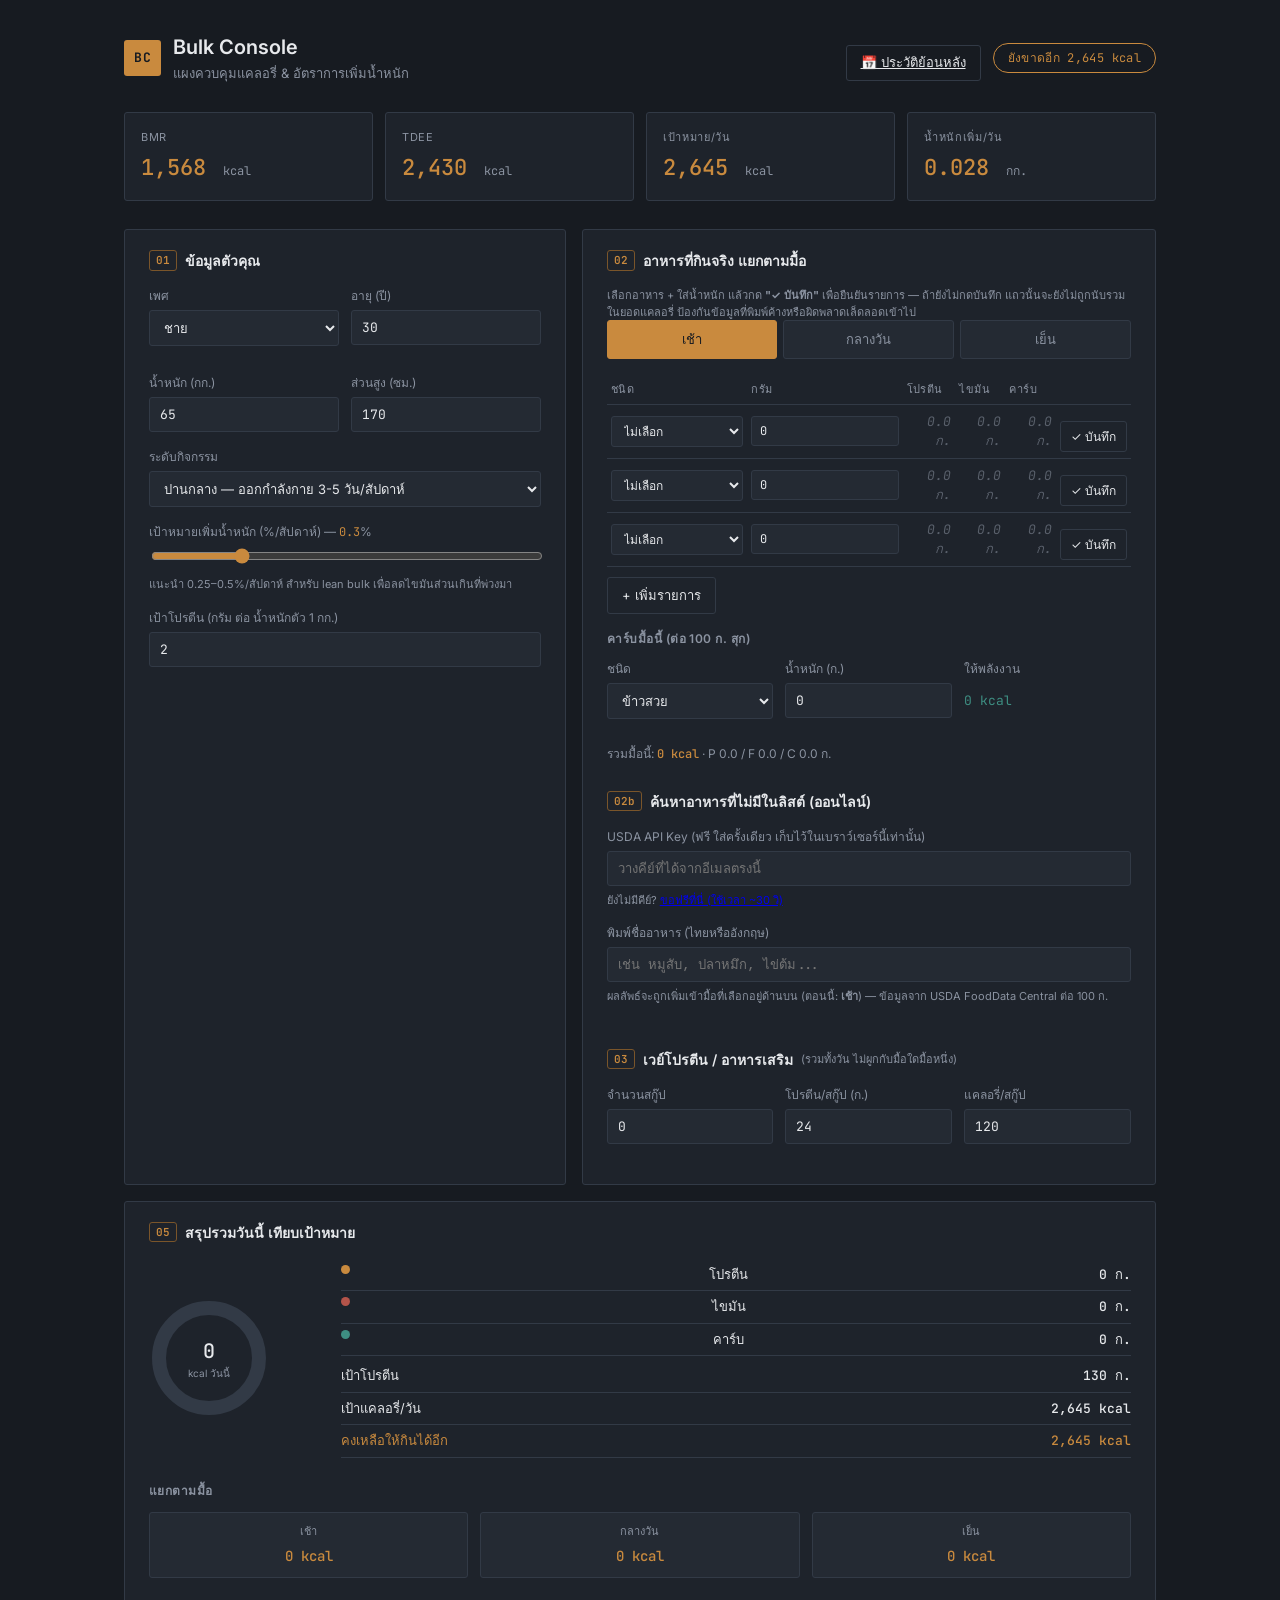
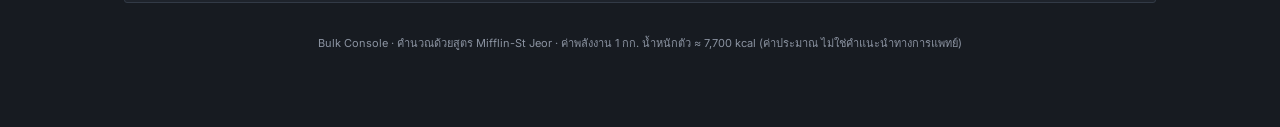
<file: index.html>
<!DOCTYPE html>
<html lang="th">
<head>
<meta charset="UTF-8">
<meta name="viewport" content="width=device-width, initial-scale=1.0">
<title>Bulk Console — แผงคุมแคลอรี่และน้ำหนัก</title>
<link rel="preconnect" href="https://fonts.googleapis.com">
<link rel="preconnect" href="https://fonts.gstatic.com" crossorigin>
<link href="https://fonts.googleapis.com/css2?family=JetBrains+Mono:wght@400;500;700&family=Inter:wght@400;500;600;700&display=swap" rel="stylesheet">
<link rel="stylesheet" href="assets/style.css">
</head>
<body>

<div class="wrap">

  <header class="topbar">
    <div class="topbar__brand">
      <span class="topbar__mark">BC</span>
      <div>
        <h1>Bulk Console</h1>
        <p>แผงควบคุมแคลอรี่ &amp; อัตราการเพิ่มน้ำหนัก</p>
      </div>
    </div>
    <div class="topbar__actions">
      <a class="btn" id="historyBtn" href="history.html" target="_blank" rel="noopener">📅 ประวัติย้อนหลัง</a>
      <div class="topbar__status" id="statusPill">กำลังคำนวณ…</div>
    </div>
  </header>

  <section class="gauges" id="gauges"></section>

  <main class="grid">

    <!-- LEFT COLUMN: profile + inputs -->
    <section class="panel panel--profile">
      <h2><span class="eyebrow">01</span> ข้อมูลตัวคุณ</h2>

      <div class="field-grid">
        <div class="field">
          <label for="gender">เพศ</label>
          <select id="gender">
            <option value="male">ชาย</option>
            <option value="female">หญิง</option>
          </select>
        </div>
        <div class="field">
          <label for="age">อายุ (ปี)</label>
          <input type="number" id="age" value="30">
        </div>
        <div class="field">
          <label for="weight">น้ำหนัก (กก.)</label>
          <input type="number" id="weight" value="65" step="0.1">
        </div>
        <div class="field">
          <label for="height">ส่วนสูง (ซม.)</label>
          <input type="number" id="height" value="170">
        </div>
      </div>

      <div class="field">
        <label for="activity">ระดับกิจกรรม</label>
        <select id="activity">
          <option value="1.2">น้อยมาก — นั่งทำงาน ไม่ออกกำลังกาย</option>
          <option value="1.375">น้อย — ออกกำลังกาย 1-3 วัน/สัปดาห์</option>
          <option value="1.55" selected>ปานกลาง — ออกกำลังกาย 3-5 วัน/สัปดาห์</option>
          <option value="1.725">มาก — ออกกำลังกาย 6-7 วัน/สัปดาห์</option>
          <option value="1.9">หนักมาก — เทรนหนัก + งานใช้แรง</option>
        </select>
      </div>

      <div class="field">
        <label for="rate">เป้าหมายเพิ่มน้ำหนัก (%/สัปดาห์) — <output id="rateOut">0.3</output>%</label>
        <input type="range" id="rate" min="0.1" max="1" step="0.1" value="0.3">
        <p class="hint">แนะนำ 0.25–0.5%/สัปดาห์ สำหรับ lean bulk เพื่อลดไขมันส่วนเกินที่พ่วงมา</p>
      </div>

      <div class="field">
        <label for="proteinFactor">เป้าโปรตีน (กรัม ต่อ น้ำหนักตัว 1 กก.)</label>
        <input type="number" id="proteinFactor" value="2" step="0.1" min="1" max="3">
      </div>
    </section>

    <!-- RIGHT COLUMN: food log -->
    <section class="panel panel--food">
      <h2><span class="eyebrow">02</span> อาหารที่กินจริง แยกตามมื้อ</h2>
      <p class="hint">เลือกอาหาร + ใส่น้ำหนัก แล้วกด <b>"✓ บันทึก"</b> เพื่อยืนยันรายการ — ถ้ายังไม่กดบันทึก แถวนั้นจะยังไม่ถูกนับรวมในยอดแคลอรี่ ป้องกันข้อมูลที่พิมพ์ค้างหรือผิดพลาดเล็ดลอดเข้าไป</p>

      <div class="meal-tabs" id="mealTabs">
        <button class="meal-tab is-active" data-meal="breakfast" type="button">เช้า</button>
        <button class="meal-tab" data-meal="lunch" type="button">กลางวัน</button>
        <button class="meal-tab" data-meal="dinner" type="button">เย็น</button>
      </div>

      <div class="meal-panel" data-meal-panel="breakfast">
        <table class="food-table">
          <thead>
            <tr><th>ชนิด</th><th>กรัม</th><th>โปรตีน</th><th>ไขมัน</th><th>คาร์บ</th><th></th></tr>
          </thead>
          <tbody class="foodBody" data-meal="breakfast"></tbody>
        </table>
        <button class="btn addRow" data-meal="breakfast" type="button">+ เพิ่มรายการ</button>

        <h3 class="meal-subhead">คาร์บมื้อนี้ (ต่อ 100 ก. สุก)</h3>
        <div class="field-grid field-grid--3">
          <div class="field">
            <label>ชนิด</label>
            <select class="carbSource" data-meal="breakfast">
              <option value="0">ข้าวสวย</option>
              <option value="1">ข้าวกล้อง</option>
              <option value="2">เส้นก๋วยเตี๋ยว</option>
              <option value="3">ขนมปังโฮลวีท</option>
              <option value="4">มันฝรั่งต้ม</option>
              <option value="5">ข้าวโอ๊ต (ดิบ)</option>
              <option value="6">ข้าวเหนียว</option>
            </select>
          </div>
          <div class="field">
            <label>น้ำหนัก (ก.)</label>
            <input type="number" class="carbGrams" data-meal="breakfast" value="0" min="0">
          </div>
          <div class="field metric-mini">
            <label>ให้พลังงาน</label>
            <div class="metric-mini__value carbCalOut" data-meal="breakfast">0 kcal</div>
          </div>
        </div>
        <p class="meal-subtotal" data-meal-subtotal="breakfast">รวมมื้อนี้: <b>0 kcal</b> · P 0 / F 0 / C 0 ก.</p>
      </div>

      <div class="meal-panel" data-meal-panel="lunch" hidden>
        <table class="food-table">
          <thead>
            <tr><th>ชนิด</th><th>กรัม</th><th>โปรตีน</th><th>ไขมัน</th><th>คาร์บ</th><th></th></tr>
          </thead>
          <tbody class="foodBody" data-meal="lunch"></tbody>
        </table>
        <button class="btn addRow" data-meal="lunch" type="button">+ เพิ่มรายการ</button>

        <h3 class="meal-subhead">คาร์บมื้อนี้ (ต่อ 100 ก. สุก)</h3>
        <div class="field-grid field-grid--3">
          <div class="field">
            <label>ชนิด</label>
            <select class="carbSource" data-meal="lunch">
              <option value="0">ข้าวสวย</option>
              <option value="1">ข้าวกล้อง</option>
              <option value="2">เส้นก๋วยเตี๋ยว</option>
              <option value="3">ขนมปังโฮลวีท</option>
              <option value="4">มันฝรั่งต้ม</option>
              <option value="5">ข้าวโอ๊ต (ดิบ)</option>
              <option value="6">ข้าวเหนียว</option>
            </select>
          </div>
          <div class="field">
            <label>น้ำหนัก (ก.)</label>
            <input type="number" class="carbGrams" data-meal="lunch" value="0" min="0">
          </div>
          <div class="field metric-mini">
            <label>ให้พลังงาน</label>
            <div class="metric-mini__value carbCalOut" data-meal="lunch">0 kcal</div>
          </div>
        </div>
        <p class="meal-subtotal" data-meal-subtotal="lunch">รวมมื้อนี้: <b>0 kcal</b> · P 0 / F 0 / C 0 ก.</p>
      </div>

      <div class="meal-panel" data-meal-panel="dinner" hidden>
        <table class="food-table">
          <thead>
            <tr><th>ชนิด</th><th>กรัม</th><th>โปรตีน</th><th>ไขมัน</th><th>คาร์บ</th><th></th></tr>
          </thead>
          <tbody class="foodBody" data-meal="dinner"></tbody>
        </table>
        <button class="btn addRow" data-meal="dinner" type="button">+ เพิ่มรายการ</button>

        <h3 class="meal-subhead">คาร์บมื้อนี้ (ต่อ 100 ก. สุก)</h3>
        <div class="field-grid field-grid--3">
          <div class="field">
            <label>ชนิด</label>
            <select class="carbSource" data-meal="dinner">
              <option value="0">ข้าวสวย</option>
              <option value="1">ข้าวกล้อง</option>
              <option value="2">เส้นก๋วยเตี๋ยว</option>
              <option value="3">ขนมปังโฮลวีท</option>
              <option value="4">มันฝรั่งต้ม</option>
              <option value="5">ข้าวโอ๊ต (ดิบ)</option>
              <option value="6">ข้าวเหนียว</option>
            </select>
          </div>
          <div class="field">
            <label>น้ำหนัก (ก.)</label>
            <input type="number" class="carbGrams" data-meal="dinner" value="0" min="0">
          </div>
          <div class="field metric-mini">
            <label>ให้พลังงาน</label>
            <div class="metric-mini__value carbCalOut" data-meal="dinner">0 kcal</div>
          </div>
        </div>
        <p class="meal-subtotal" data-meal-subtotal="dinner">รวมมื้อนี้: <b>0 kcal</b> · P 0 / F 0 / C 0 ก.</p>
      </div>

      <h2 class="mt"><span class="eyebrow">02b</span> ค้นหาอาหารที่ไม่มีในลิสต์ (ออนไลน์)</h2>
      <div class="field">
        <label for="usdaKey">USDA API Key (ฟรี ใส่ครั้งเดียว เก็บไว้ในเบราว์เซอร์นี้เท่านั้น)</label>
        <input type="text" id="usdaKey" placeholder="วางคีย์ที่ได้จากอีเมลตรงนี้">
        <p class="hint">ยังไม่มีคีย์? <a href="https://fdc.nal.usda.gov/api-key-signup.html" target="_blank" rel="noopener">ขอฟรีที่นี่ (ใช้เวลา ~30 วิ)</a></p>
      </div>
      <div class="field">
        <label for="foodSearch">พิมพ์ชื่ออาหาร (ไทยหรืออังกฤษ)</label>
        <input type="text" id="foodSearch" placeholder="เช่น หมูสับ, ปลาหมึก, ไข่ต้ม...">
        <p class="hint">ผลลัพธ์จะถูกเพิ่มเข้ามื้อที่เลือกอยู่ด้านบน (ตอนนี้: <b id="activeMealLabel">เช้า</b>) — ข้อมูลจาก USDA FoodData Central ต่อ 100 ก.</p>
      </div>
      <div id="searchResults" class="search-results"></div>

      <h2 class="mt"><span class="eyebrow">03</span> เวย์โปรตีน / อาหารเสริม <small class="dim">(รวมทั้งวัน ไม่ผูกกับมื้อใดมื้อหนึ่ง)</small></h2>
      <div class="field-grid field-grid--3">
        <div class="field">
          <label for="scoops">จำนวนสกู๊ป</label>
          <input type="number" id="scoops" value="0" min="0" step="1">
        </div>
        <div class="field">
          <label for="scoopProtein">โปรตีน/สกู๊ป (ก.)</label>
          <input type="number" id="scoopProtein" value="24">
        </div>
        <div class="field">
          <label for="scoopCal">แคลอรี่/สกู๊ป</label>
          <input type="number" id="scoopCal" value="120">
        </div>
      </div>
    </section>

  </main>

  <section class="panel panel--summary">
    <h2><span class="eyebrow">05</span> สรุปรวมวันนี้ เทียบเป้าหมาย</h2>
    <div class="summary-grid">
      <div class="donut-wrap">
        <svg viewBox="0 0 120 120" id="donut" role="img" aria-label="สัดส่วนสารอาหาร">
          <circle cx="60" cy="60" r="50" fill="none" stroke="var(--border)" stroke-width="14"/>
          <circle cx="60" cy="60" r="50" fill="none" id="donutProtein" stroke-width="14" stroke-linecap="butt" transform="rotate(-90 60 60)"/>
          <circle cx="60" cy="60" r="50" fill="none" id="donutFat" stroke-width="14" stroke-linecap="butt" transform="rotate(-90 60 60)"/>
          <circle cx="60" cy="60" r="50" fill="none" id="donutCarb" stroke-width="14" stroke-linecap="butt" transform="rotate(-90 60 60)"/>
        </svg>
        <div class="donut-center">
          <span id="donutKcal">0</span>
          <small>kcal วันนี้</small>
        </div>
      </div>
      <div class="legend">
        <div class="legend__row"><span class="dot dot--protein"></span>โปรตีน <b id="legProtein">0 ก.</b></div>
        <div class="legend__row"><span class="dot dot--fat"></span>ไขมัน <b id="legFat">0 ก.</b></div>
        <div class="legend__row"><span class="dot dot--carb"></span>คาร์บ <b id="legCarb">0 ก.</b></div>
        <div class="legend__row legend__row--divider"></div>
        <div class="legend__row"><span>เป้าโปรตีน</span><b id="legTargetProtein">0 ก.</b></div>
        <div class="legend__row"><span>เป้าแคลอรี่/วัน</span><b id="legTargetCal">0 kcal</b></div>
        <div class="legend__row legend__row--highlight"><span>คงเหลือให้กินได้อีก</span><b id="legRemain">0 kcal</b></div>
      </div>
    </div>

    <h3 class="meal-breakdown-title">แยกตามมื้อ</h3>
    <div class="meal-breakdown" id="mealBreakdown">
      <div class="meal-breakdown__row">
        <span>เช้า</span><b id="mb_breakfast">0 kcal</b>
      </div>
      <div class="meal-breakdown__row">
        <span>กลางวัน</span><b id="mb_lunch">0 kcal</b>
      </div>
      <div class="meal-breakdown__row">
        <span>เย็น</span><b id="mb_dinner">0 kcal</b>
      </div>
    </div>
  </section>

  <footer class="foot">
    <p>Bulk Console · คำนวณด้วยสูตร Mifflin-St Jeor · ค่าพลังงาน 1 กก. น้ำหนักตัว ≈ 7,700 kcal (ค่าประมาณ ไม่ใช่คำแนะนำทางการแพทย์)</p>
  </footer>

</div>

<script src="assets/data.js"></script>
<script src="assets/script.js"></script>
</body>
</html>
</file>
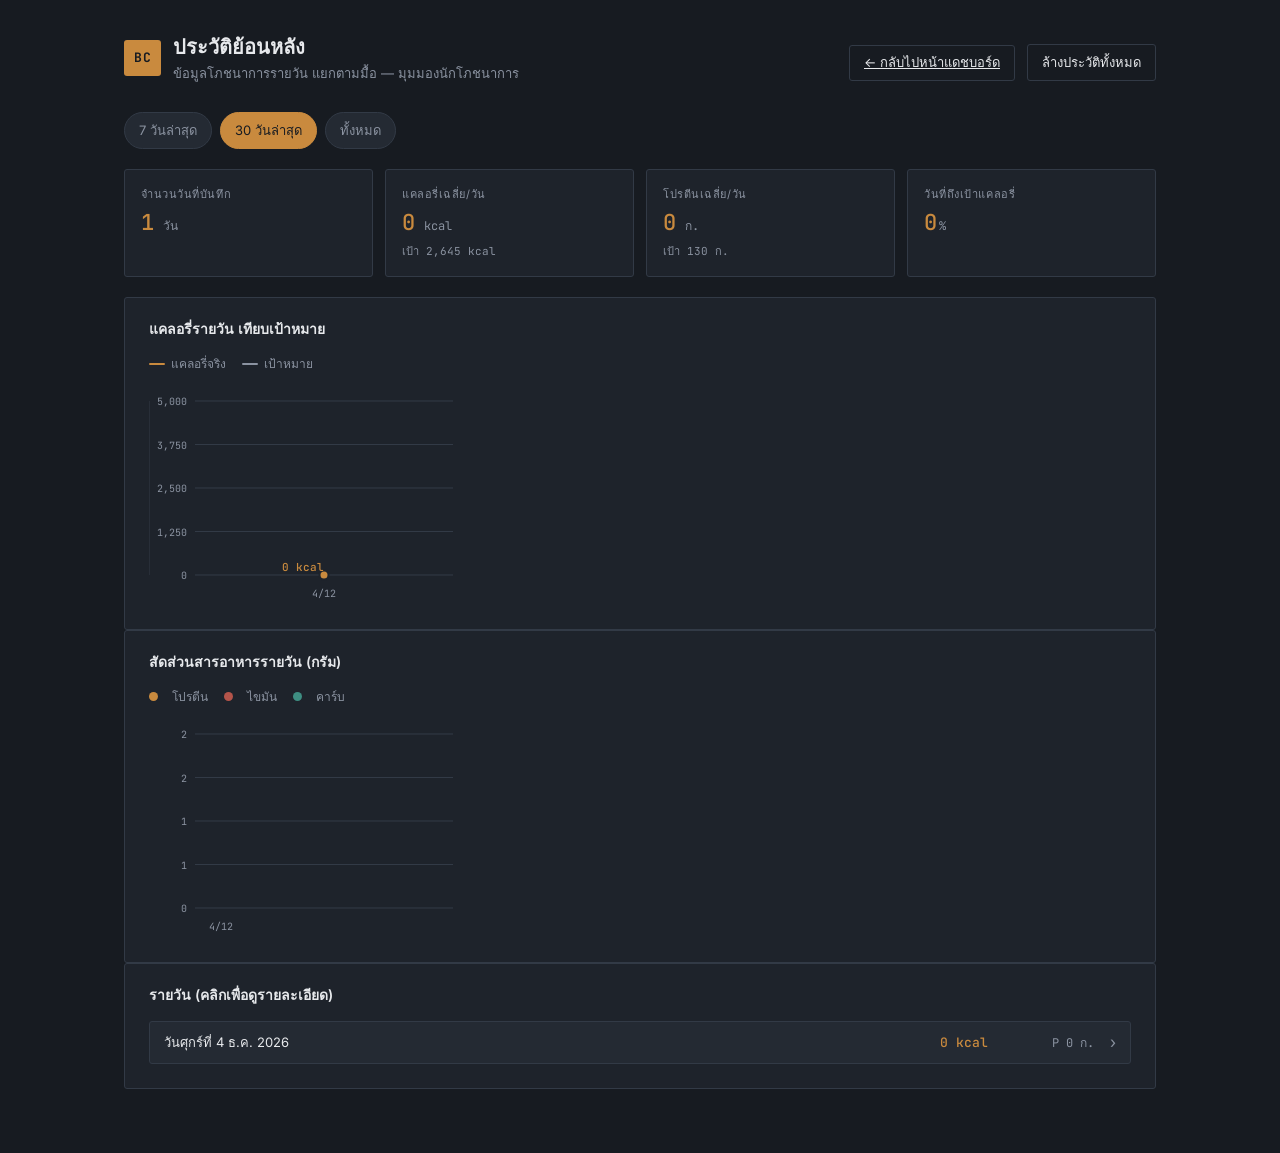
<file: history.html>
<!DOCTYPE html>
<html lang="th">
<head>
<meta charset="UTF-8">
<meta name="viewport" content="width=device-width, initial-scale=1.0">
<title>Bulk Console — ประวัติย้อนหลัง</title>
<link rel="preconnect" href="https://fonts.googleapis.com">
<link rel="preconnect" href="https://fonts.gstatic.com" crossorigin>
<link href="https://fonts.googleapis.com/css2?family=JetBrains+Mono:wght@400;500;700&family=Inter:wght@400;500;600;700&display=swap" rel="stylesheet">
<link rel="stylesheet" href="assets/style.css">
</head>
<body>

<div class="wrap">

  <header class="topbar">
    <div class="topbar__brand">
      <span class="topbar__mark">BC</span>
      <div>
        <h1>ประวัติย้อนหลัง</h1>
        <p>ข้อมูลโภชนาการรายวัน แยกตามมื้อ — มุมมองนักโภชนาการ</p>
      </div>
    </div>
    <div class="topbar__actions">
      <a class="btn" href="index.html">← กลับไปหน้าแดชบอร์ด</a>
      <button class="btn" id="clearAllBtn" type="button">ล้างประวัติทั้งหมด</button>
    </div>
  </header>

  <div class="filter-row" id="filterRow">
    <button class="filter-btn" data-range="7" type="button">7 วันล่าสุด</button>
    <button class="filter-btn is-active" data-range="30" type="button">30 วันล่าสุด</button>
    <button class="filter-btn" data-range="all" type="button">ทั้งหมด</button>
  </div>

  <section class="kpi-row" id="kpiRow"></section>

  <section class="panel">
    <h2 class="chart-title">แคลอรี่รายวัน เทียบเป้าหมาย</h2>
    <div class="chart-legend" id="trendLegend"></div>
    <div class="chart-scroll">
      <div class="chart-container" id="trendChart"></div>
    </div>
  </section>

  <section class="panel">
    <h2 class="chart-title">สัดส่วนสารอาหารรายวัน (กรัม)</h2>
    <div class="chart-legend">
      <span class="legend-key"><span class="dot dot--protein"></span>โปรตีน</span>
      <span class="legend-key"><span class="dot dot--fat"></span>ไขมัน</span>
      <span class="legend-key"><span class="dot dot--carb"></span>คาร์บ</span>
    </div>
    <div class="chart-scroll">
      <div class="chart-container" id="macroChart"></div>
    </div>
  </section>

  <section class="panel">
    <h2 class="chart-title">รายวัน (คลิกเพื่อดูรายละเอียด)</h2>
    <div id="dayList" class="day-list"></div>
  </section>

</div>

<dialog id="dayModal" class="day-modal">
  <div class="day-modal__inner" id="dayModalBody"></div>
</dialog>

<div class="tooltip" id="chartTooltip" hidden></div>

<script src="assets/history.js"></script>
</body>
</html>
</file>
<file: assets/style.css>
:root {
  --bg: #171B21;
  --panel: #1E232B;
  --panel-raised: #242A33;
  --border: #323A46;
  --text: #E7E9EC;
  --text-dim: #8B93A1;
  --amber: #C98A3E;
  --amber-dim: #7A552A;
  --teal: #3E8E82;
  --rust: #B4544A;
  --font-ui: 'Inter', sans-serif;
  --font-num: 'JetBrains Mono', monospace;
  --radius: 3px;
}

* { box-sizing: border-box; }

body {
  margin: 0;
  background: var(--bg);
  color: var(--text);
  font-family: var(--font-ui);
  line-height: 1.5;
}

.wrap {
  max-width: 1080px;
  margin: 0 auto;
  padding: 2rem 1.5rem 4rem;
}

/* ---------- Topbar ---------- */
.topbar {
  display: flex;
  align-items: center;
  justify-content: space-between;
  margin-bottom: 1.75rem;
  flex-wrap: wrap;
  gap: 1rem;
}
.topbar__brand { display: flex; align-items: center; gap: 12px; }
.topbar__mark {
  font-family: var(--font-num);
  font-weight: 700;
  font-size: 13px;
  color: var(--bg);
  background: var(--amber);
  padding: 8px 10px;
  border-radius: var(--radius);
  letter-spacing: 0.05em;
}
.topbar h1 { font-size: 20px; font-weight: 600; margin: 0; }
.topbar p { font-size: 13px; color: var(--text-dim); margin: 2px 0 0; }
.topbar__actions { display: flex; align-items: center; gap: 12px; flex-wrap: wrap; }
.topbar__status {
  font-family: var(--font-num);
  font-size: 12px;
  color: var(--teal);
  border: 1px solid var(--teal);
  border-radius: 999px;
  padding: 5px 14px;
  letter-spacing: 0.03em;
}

/* ---------- Gauges ---------- */
.gauges {
  display: grid;
  grid-template-columns: repeat(4, 1fr);
  gap: 12px;
  margin-bottom: 1.75rem;
}
.gauge {
  background: var(--panel);
  border: 1px solid var(--border);
  border-radius: var(--radius);
  padding: 1rem;
}
.gauge__label {
  font-size: 11px;
  text-transform: uppercase;
  letter-spacing: 0.06em;
  color: var(--text-dim);
  margin-bottom: 6px;
}
.gauge__value {
  font-family: var(--font-num);
  font-size: 22px;
  font-weight: 500;
  color: var(--amber);
}
.gauge__value small {
  font-size: 12px;
  color: var(--text-dim);
  font-weight: 400;
  margin-left: 4px;
}

/* ---------- Panels ---------- */
.grid {
  display: grid;
  grid-template-columns: 1fr 1.3fr;
  gap: 16px;
  margin-bottom: 16px;
}
.panel {
  background: var(--panel);
  border: 1px solid var(--border);
  border-radius: var(--radius);
  padding: 1.25rem 1.5rem 1.5rem;
}
.panel h2 {
  font-size: 14px;
  font-weight: 600;
  margin: 0 0 1rem;
  display: flex;
  align-items: center;
  gap: 8px;
}
.panel h2.mt { margin-top: 1.75rem; }
.eyebrow {
  font-family: var(--font-num);
  font-size: 11px;
  color: var(--amber);
  border: 1px solid var(--amber-dim);
  border-radius: var(--radius);
  padding: 1px 6px;
}

/* ---------- Fields ---------- */
.field { margin-bottom: 1rem; }
.field label {
  display: block;
  font-size: 12px;
  color: var(--text-dim);
  margin-bottom: 5px;
}
.field-grid {
  display: grid;
  grid-template-columns: 1fr 1fr;
  gap: 12px;
}
.field-grid--3 { grid-template-columns: 1fr 1fr 1fr; }
.hint { font-size: 11px; color: var(--text-dim); margin: 6px 0 0; }

input[type="number"], input[type="text"], select {
  width: 100%;
  background: var(--panel-raised);
  border: 1px solid var(--border);
  color: var(--text);
  font-family: var(--font-num);
  font-size: 13px;
  padding: 8px 10px;
  border-radius: var(--radius);
}
select { font-family: var(--font-ui); }
input:focus, select:focus {
  outline: none;
  border-color: var(--amber);
}
input[type="range"] {
  width: 100%;
  accent-color: var(--amber);
}
output { color: var(--amber); font-family: var(--font-num); }

/* ---------- Meal tabs ---------- */
.meal-tabs { display: flex; gap: 6px; margin-bottom: 1rem; }
.meal-tab {
  flex: 1;
  background: var(--panel-raised);
  border: 1px solid var(--border);
  color: var(--text-dim);
  font-family: var(--font-ui);
  font-size: 13px;
  font-weight: 500;
  padding: 8px 10px;
  border-radius: var(--radius);
  cursor: pointer;
}
.meal-tab.is-active {
  color: var(--bg);
  background: var(--amber);
  border-color: var(--amber);
}
.meal-subhead {
  font-size: 12px;
  font-weight: 600;
  color: var(--text-dim);
  margin: 1rem 0 0.75rem;
  text-transform: uppercase;
  letter-spacing: 0.04em;
}
.meal-subtotal {
  font-size: 12px;
  color: var(--text-dim);
  margin: 10px 0 0;
}
.meal-subtotal b { font-family: var(--font-num); color: var(--amber); font-weight: 500; }
.dim { color: var(--text-dim); font-weight: 400; font-size: 11px; }

.meal-breakdown-title {
  font-size: 12px;
  font-weight: 600;
  color: var(--text-dim);
  text-transform: uppercase;
  letter-spacing: 0.04em;
  margin: 1.5rem 0 0.75rem;
}
.meal-breakdown { display: grid; grid-template-columns: repeat(3, 1fr); gap: 12px; }
.meal-breakdown__row {
  background: var(--panel-raised);
  border: 1px solid var(--border);
  border-radius: var(--radius);
  padding: 10px 12px;
  text-align: center;
}
.meal-breakdown__row span { display: block; font-size: 11px; color: var(--text-dim); margin-bottom: 4px; }
.meal-breakdown__row b { font-family: var(--font-num); font-size: 14px; color: var(--amber); font-weight: 500; }

/* ---------- Food table ---------- */
.food-table { width: 100%; border-collapse: collapse; font-size: 13px; }
.food-table th {
  text-align: left;
  font-size: 11px;
  text-transform: uppercase;
  letter-spacing: 0.04em;
  color: var(--text-dim);
  font-weight: 500;
  padding: 6px 4px;
  border-bottom: 1px solid var(--border);
}
.food-table td { padding: 6px 4px; border-bottom: 1px solid var(--border); }
.food-table td select, .food-table td input {
  padding: 6px 8px;
  font-size: 12px;
}
.food-table td.num { font-family: var(--font-num); color: var(--text-dim); text-align: right; }
.food-table td.row-action { white-space: nowrap; }
.food-table select:disabled, .food-table input:disabled {
  opacity: 0.7;
  cursor: not-allowed;
}
.row--unsaved .foodP, .row--unsaved .foodF, .row--unsaved .foodC {
  opacity: 0.55;
  font-style: italic;
}
.row--saved { background: rgba(62, 142, 130, 0.08); }
.row--saved .row-save { border-color: var(--teal); color: var(--teal); }

.btn {
  margin-top: 10px;
  background: transparent;
  border: 1px solid var(--border);
  color: var(--text);
  font-family: var(--font-ui);
  font-size: 13px;
  padding: 7px 14px;
  border-radius: var(--radius);
  cursor: pointer;
}
.btn:hover { border-color: var(--amber); color: var(--amber); }

.search-results { display: flex; flex-direction: column; gap: 8px; margin-top: 10px; }
.search-result {
  display: flex;
  align-items: center;
  justify-content: space-between;
  gap: 12px;
  background: var(--panel-raised);
  border: 1px solid var(--border);
  border-radius: var(--radius);
  padding: 8px 12px;
}
.search-result__name { font-size: 13px; }
.search-result__macro { font-family: var(--font-num); font-size: 11px; color: var(--text-dim); margin-top: 2px; }
.btn--small { padding: 5px 10px; font-size: 12px; flex-shrink: 0; }

.metric-mini__value {
  font-family: var(--font-num);
  font-size: 13px;
  color: var(--teal);
  padding: 8px 0;
}

/* ---------- Summary / donut ---------- */
.panel--summary { grid-column: 1 / -1; }
.summary-grid {
  display: grid;
  grid-template-columns: 160px 1fr;
  gap: 2rem;
  align-items: center;
}
.donut-wrap { position: relative; width: 120px; height: 120px; }
.donut-wrap svg circle { transition: stroke-dasharray 0.2s ease; }
.donut-center {
  position: absolute;
  inset: 0;
  display: flex;
  flex-direction: column;
  align-items: center;
  justify-content: center;
}
.donut-center span {
  font-family: var(--font-num);
  font-size: 20px;
  font-weight: 500;
}
.donut-center small { font-size: 10px; color: var(--text-dim); }

.legend__row {
  display: flex;
  justify-content: space-between;
  font-size: 13px;
  padding: 6px 0;
  border-bottom: 1px solid var(--border);
}
.legend__row b { font-family: var(--font-num); font-weight: 500; }
.legend__row--divider { border-bottom: none; padding: 2px 0; }
.legend__row--highlight { color: var(--amber); }
.legend__row--highlight b { color: var(--amber); }

.dot { display: inline-block; width: 9px; height: 9px; border-radius: 50%; margin-right: 8px; }
.dot--protein { background: var(--amber); }
.dot--fat { background: var(--rust); }
.dot--carb { background: var(--teal); }

.foot {
  margin-top: 2rem;
  font-size: 11px;
  color: var(--text-dim);
  text-align: center;
}

/* ---------- History page ---------- */
.filter-row { display: flex; gap: 8px; margin-bottom: 1.25rem; }
.filter-btn {
  background: var(--panel-raised);
  border: 1px solid var(--border);
  color: var(--text-dim);
  font-family: var(--font-ui);
  font-size: 13px;
  padding: 7px 14px;
  border-radius: 999px;
  cursor: pointer;
}
.filter-btn.is-active { color: var(--bg); background: var(--amber); border-color: var(--amber); }

.kpi-row {
  display: grid;
  grid-template-columns: repeat(4, 1fr);
  gap: 12px;
  margin-bottom: 1.25rem;
}
.kpi-tile {
  background: var(--panel);
  border: 1px solid var(--border);
  border-radius: var(--radius);
  padding: 1rem;
  display: flex;
  flex-direction: column;
  gap: 4px;
}
.kpi-tile__label { font-size: 11px; text-transform: uppercase; letter-spacing: 0.05em; color: var(--text-dim); }
.kpi-tile__value { font-family: var(--font-num); font-size: 22px; font-weight: 500; color: var(--amber); }
.kpi-tile__value small { font-size: 12px; color: var(--text-dim); font-weight: 400; margin-left: 2px; }
.kpi-tile__sub { font-size: 11px; color: var(--text-dim); font-family: var(--font-num); }

.chart-title { font-size: 14px; font-weight: 600; margin: 0 0 0.75rem; }
.chart-legend { display: flex; gap: 16px; margin-bottom: 0.75rem; flex-wrap: wrap; }
.legend-key { display: flex; align-items: center; gap: 6px; font-size: 12px; color: var(--text-dim); }
.line-key { display: inline-block; width: 16px; height: 2px; border-radius: 1px; }
.line-key--actual { background: var(--amber); }
.line-key--target { background: var(--text-dim); }

.chart-scroll { overflow-x: auto; }
.chart-container { min-width: 100%; }
.chart-svg { display: block; font-family: var(--font-num); }
.chart-grid { stroke: var(--border); stroke-width: 1; }
.chart-tick { fill: var(--text-dim); font-size: 10px; }
.chart-line { stroke-width: 2; }
.chart-line--actual { stroke: var(--amber); }
.chart-line--target { stroke: var(--text-dim); }
.chart-area { fill: var(--amber); opacity: 0.1; }
.chart-dot { fill: var(--amber); stroke: var(--panel); stroke-width: 2; }
.chart-endlabel { fill: var(--amber); font-size: 11px; font-weight: 500; }
.chart-crosshair { stroke: var(--border); stroke-width: 1; }

.bar--protein { fill: var(--amber); }
.bar--fat { fill: var(--rust); }
.bar--carb { fill: var(--teal); }
.bar.is-hover { opacity: 0.75; }
.bar-hit { cursor: pointer; }

.tooltip {
  position: fixed;
  z-index: 50;
  background: var(--panel-raised);
  border: 1px solid var(--border);
  border-radius: var(--radius);
  padding: 10px 12px;
  font-size: 12px;
  pointer-events: none;
  box-shadow: 0 8px 24px rgba(0, 0, 0, 0.4);
}
.tooltip__title { font-weight: 600; margin-bottom: 6px; }
.tooltip__row { display: flex; justify-content: space-between; gap: 16px; padding: 2px 0; }
.tooltip__row b { font-family: var(--font-num); font-weight: 500; }

.day-list { display: flex; flex-direction: column; gap: 8px; }
.day-row {
  display: flex;
  align-items: center;
  gap: 16px;
  background: var(--panel-raised);
  border: 1px solid var(--border);
  border-radius: var(--radius);
  padding: 10px 14px;
  cursor: pointer;
  font-family: var(--font-ui);
  color: var(--text);
  text-align: left;
  width: 100%;
}
.day-row:hover { border-color: var(--amber); }
.day-row__date { flex: 1; font-size: 13px; }
.day-row__kcal { font-family: var(--font-num); font-size: 13px; font-weight: 500; }
.day-row__protein { font-family: var(--font-num); font-size: 12px; color: var(--text-dim); width: 90px; text-align: right; }
.day-row__arrow { color: var(--text-dim); font-size: 16px; }

.day-modal {
  background: var(--panel);
  color: var(--text);
  border: 1px solid var(--border);
  border-radius: var(--radius);
  padding: 0;
  width: min(640px, 92vw);
  max-height: 85vh;
  overflow-y: auto;
}
.day-modal::backdrop { background: rgba(0, 0, 0, 0.6); }
.day-modal__inner { padding: 1.5rem; }
.day-modal__header { display: flex; align-items: center; justify-content: space-between; margin-bottom: 1.25rem; }
.day-modal__header h2 { font-size: 16px; font-weight: 600; margin: 0; }
.modal-close {
  background: transparent;
  border: 1px solid var(--border);
  color: var(--text-dim);
  width: 28px;
  height: 28px;
  border-radius: var(--radius);
  font-size: 16px;
  line-height: 1;
  cursor: pointer;
}
.modal-close:hover { color: var(--amber); border-color: var(--amber); }
.day-modal__summary {
  display: grid;
  grid-template-columns: 140px 1fr;
  gap: 1.5rem;
  align-items: center;
  margin-bottom: 1.5rem;
}
.donut-wrap--sm { width: 100px; height: 100px; }
.insights-list { margin: 0; padding-left: 1.1rem; font-size: 13px; line-height: 1.7; }
.insights-list li { margin-bottom: 4px; }

.history-meals {
  display: grid;
  grid-template-columns: repeat(3, 1fr);
  gap: 12px;
  margin-top: 1rem;
}
.history-meal {
  background: var(--panel-raised);
  border: 1px solid var(--border);
  border-radius: var(--radius);
  padding: 10px 12px;
  text-align: center;
}
.history-meal__label { display: block; font-size: 11px; color: var(--text-dim); margin-bottom: 4px; }
.history-meal b { display: block; font-family: var(--font-num); font-size: 14px; color: var(--amber); font-weight: 500; }
.history-meal small { display: block; font-family: var(--font-num); font-size: 11px; color: var(--text-dim); margin-top: 2px; }

@media (max-width: 720px) {
  .gauges { grid-template-columns: repeat(2, 1fr); }
  .grid { grid-template-columns: 1fr; }
  .summary-grid { grid-template-columns: 1fr; justify-items: center; }
  .meal-breakdown { grid-template-columns: 1fr; }
  .history-meals { grid-template-columns: 1fr; }
}
</file>
